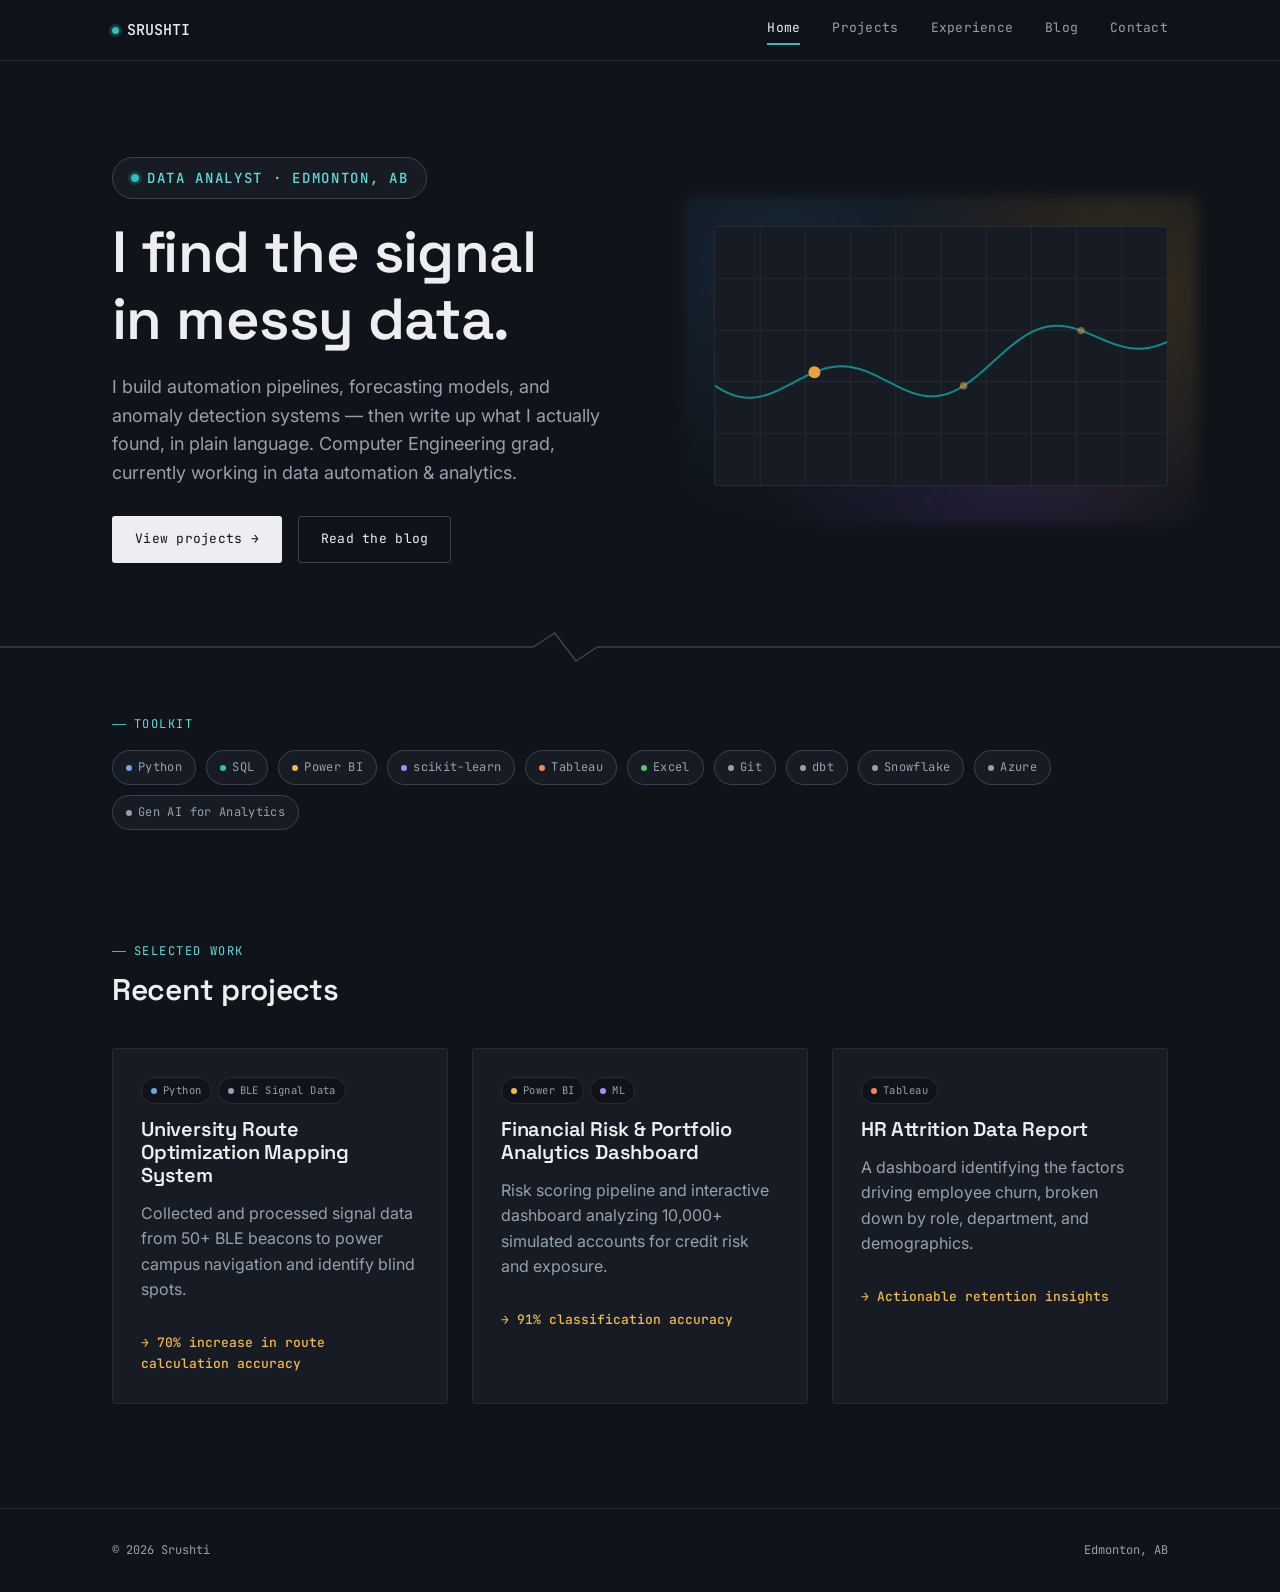
<file: index.html>
<!DOCTYPE html>
<html lang="en">
<head>
<meta charset="UTF-8">
<meta name="viewport" content="width=device-width, initial-scale=1.0">
<title>Srushti — Data Analyst</title>
<meta name="description" content="Data analyst portfolio — projects, experience, and writeups on finding signal in data.">
<link rel="preconnect" href="https://fonts.googleapis.com">
<link href="https://fonts.googleapis.com/css2?family=Space+Grotesk:wght@500;600;700&family=Inter:wght@400;500;600&family=JetBrains+Mono:wght@400;500&display=swap" rel="stylesheet">
<link rel="stylesheet" href="css/style.css">
</head>
<body>

<header class="site-nav">
  <div class="nav-inner">
    <a href="index.html" class="brand"><span class="dot"></span>SRUSHTI</a>
    <nav class="links">
      <a href="index.html" class="active">Home</a>
      <a href="projects.html">Projects</a>
      <a href="experience.html">Experience</a>
      <a href="blog.html">Blog</a>
      <a href="contact.html">Contact</a>
    </nav>
  </div>
</header>

<section class="hero">
  <div class="wrap hero-grid">
    <div>
      <span class="eyebrow">Data Analyst · Edmonton, AB</span>
      <h1>I find the signal<br>in messy data.</h1>
      <p class="lede">I build automation pipelines, forecasting models, and anomaly detection systems — then write up what I actually found, in plain language. Computer Engineering grad, currently working in data automation &amp; analytics.</p>
      <div class="hero-actions">
        <a href="projects.html" class="btn btn-primary">View projects →</a>
        <a href="blog.html" class="btn btn-ghost">Read the blog</a>
      </div>
    </div>
    <div class="hero-visual">
      <canvas id="hero-canvas"></canvas>
    </div>
  </div>
</section>

<svg class="signal-divider" viewBox="0 0 1200 40" preserveAspectRatio="none">
  <path d="M0,20 L500,20 L520,6 L540,34 L560,20 L1200,20"></path>
</svg>

<section class="tight">
  <div class="wrap">
    <span class="eyebrow">Toolkit</span>
    <div class="stack-strip" style="margin-top:16px;">
      <span class="tool-pill tag-python">Python</span>
      <span class="tool-pill tag-sql">SQL</span>
      <span class="tool-pill tag-powerbi">Power BI</span>
      <span class="tool-pill tag-ml">scikit-learn</span>
      <span class="tool-pill tag-tableau">Tableau</span>
      <span class="tool-pill tag-excel">Excel</span>
      <span class="tool-pill">Git</span>
      <span class="tool-pill">dbt</span>
      <span class="tool-pill">Snowflake</span>
      <span class="tool-pill">Azure</span>
      <span class="tool-pill">Gen AI for Analytics</span>
    </div>
  </div>
</section>

<section>
  <div class="wrap">
    <div class="section-head">
      <span class="eyebrow">Selected work</span>
      <h2>Recent projects</h2>
    </div>
    <div class="project-grid">

      <a href="projects.html#route-optimization" class="project-card">
        <div class="tags"><span class="tag-python">Python</span><span>BLE Signal Data</span></div>
        <h3>University Route Optimization Mapping System</h3>
        <p>Collected and processed signal data from 50+ BLE beacons to power campus navigation and identify blind spots.</p>
        <span class="result">→ 70% increase in route calculation accuracy</span>
      </a>

      <a href="projects.html#risk-dashboard" class="project-card">
        <div class="tags"><span class="tag-powerbi">Power BI</span><span class="tag-ml">ML</span></div>
        <h3>Financial Risk &amp; Portfolio Analytics Dashboard</h3>
        <p>Risk scoring pipeline and interactive dashboard analyzing 10,000+ simulated accounts for credit risk and exposure.</p>
        <span class="result">→ 91% classification accuracy</span>
      </a>

      <a href="projects.html#hr-attrition" class="project-card">
        <div class="tags"><span class="tag-tableau">Tableau</span></div>
        <h3>HR Attrition Data Report</h3>
        <p>A dashboard identifying the factors driving employee churn, broken down by role, department, and demographics.</p>
        <span class="result">→ Actionable retention insights</span>
      </a>

    </div>
  </div>
</section>

<footer>
  <div class="wrap">
    <span>© 2026 Srushti</span>
    <span>Edmonton, AB</span>
  </div>
</footer>

<script src="js/main.js"></script>
</body>
</html>
</file>
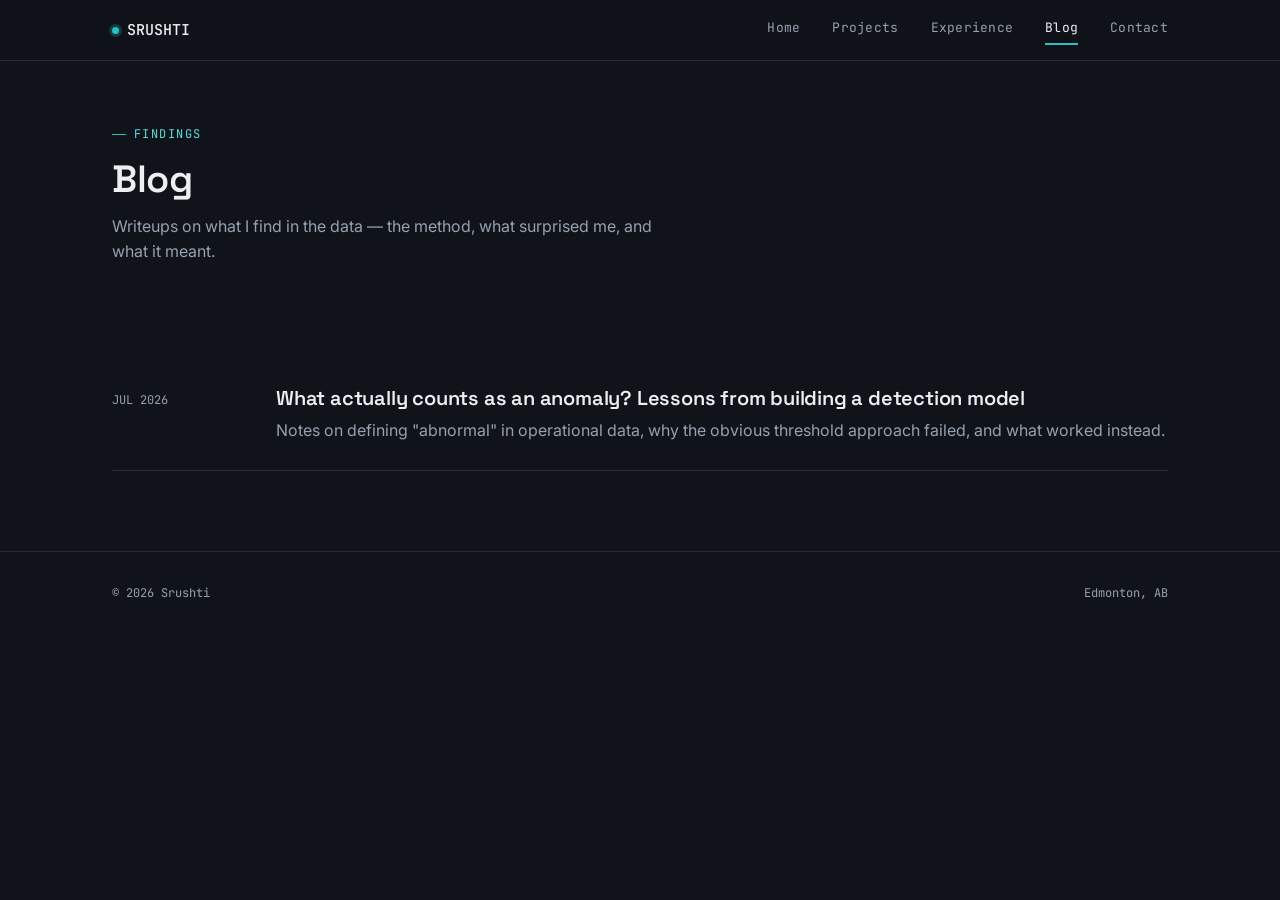
<file: blog.html>
<!DOCTYPE html>
<html lang="en">
<head>
<meta charset="UTF-8">
<meta name="viewport" content="width=device-width, initial-scale=1.0">
<title>Blog — Srushti</title>
<link rel="preconnect" href="https://fonts.googleapis.com">
<link href="https://fonts.googleapis.com/css2?family=Space+Grotesk:wght@500;600;700&family=Inter:wght@400;500;600&family=JetBrains+Mono:wght@400;500&display=swap" rel="stylesheet">
<link rel="stylesheet" href="css/style.css">
</head>
<body>

<header class="site-nav">
  <div class="nav-inner">
    <a href="index.html" class="brand"><span class="dot"></span>SRUSHTI</a>
    <nav class="links">
      <a href="index.html">Home</a>
      <a href="projects.html">Projects</a>
      <a href="experience.html">Experience</a>
      <a href="blog.html" class="active">Blog</a>
      <a href="contact.html">Contact</a>
    </nav>
  </div>
</header>

<section class="tight" style="padding-top:56px;">
  <div class="wrap">
    <span class="eyebrow">Findings</span>
    <h2 style="margin-top:14px; font-size:38px;">Blog</h2>
    <p style="max-width:56ch; margin-top:12px;">Writeups on what I find in the data — the method, what surprised me, and what it meant.</p>
  </div>
</section>

<section class="tight">
  <div class="wrap">
    <div class="post-list">

      <a href="blog/anomaly-detection-writeup.html" class="post-row">
        <span class="when">JUL 2026</span>
        <div>
          <h3>What actually counts as an anomaly? Lessons from building a detection model</h3>
          <p>Notes on defining "abnormal" in operational data, why the obvious threshold approach failed, and what worked instead.</p>
        </div>
      </a>

    </div>
  </div>
</section>

<footer>
  <div class="wrap">
    <span>© 2026 Srushti</span>
    <span>Edmonton, AB</span>
  </div>
</footer>

<script src="js/main.js"></script>
</body>
</html>
</file>
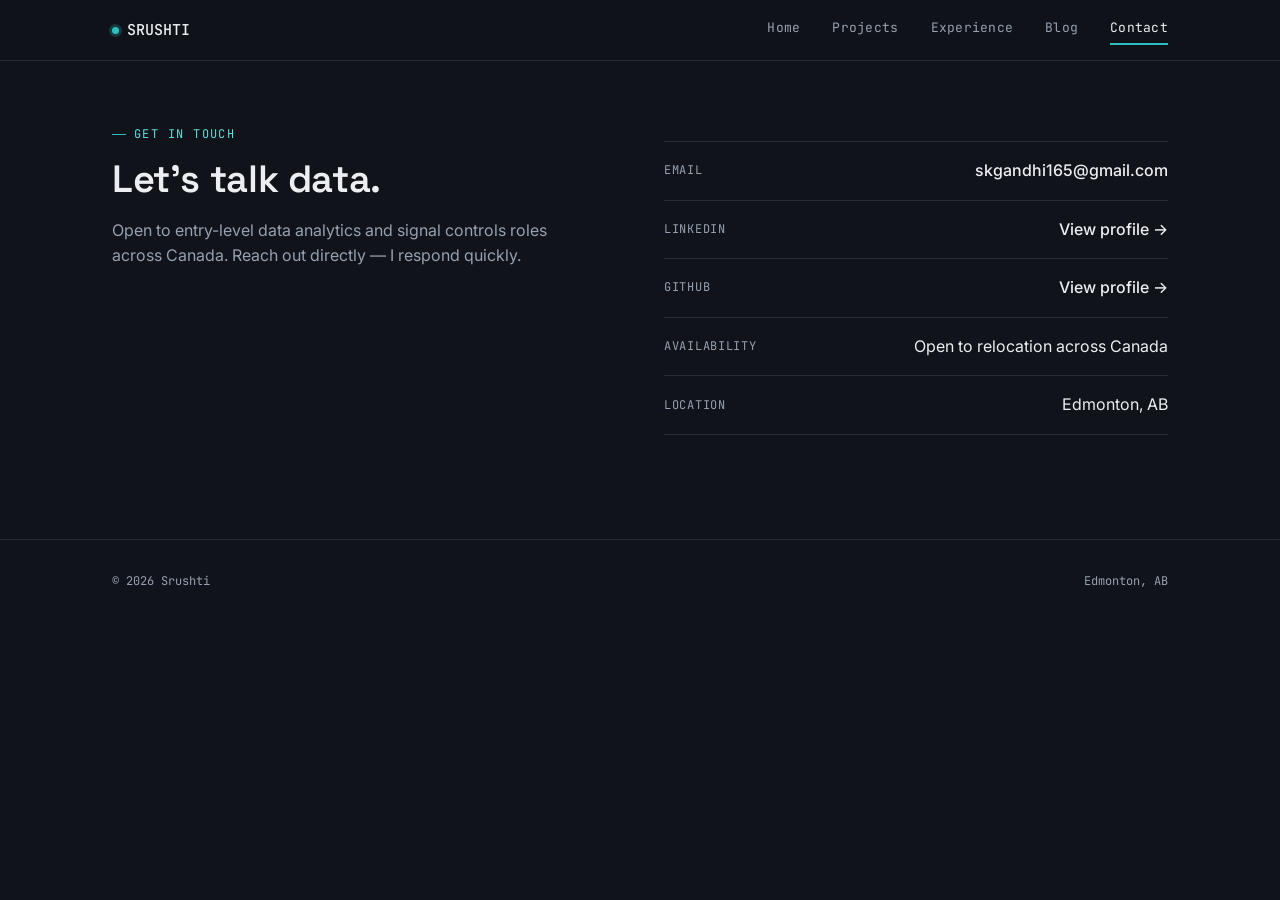
<file: contact.html>
<!DOCTYPE html>
<html lang="en">
<head>
<meta charset="UTF-8">
<meta name="viewport" content="width=device-width, initial-scale=1.0">
<title>Contact — Srushti</title>
<link rel="preconnect" href="https://fonts.googleapis.com">
<link href="https://fonts.googleapis.com/css2?family=Space+Grotesk:wght@500;600;700&family=Inter:wght@400;500;600&family=JetBrains+Mono:wght@400;500&display=swap" rel="stylesheet">
<link rel="stylesheet" href="css/style.css">
</head>
<body>

<header class="site-nav">
  <div class="nav-inner">
    <a href="index.html" class="brand"><span class="dot"></span>SRUSHTI</a>
    <nav class="links">
      <a href="index.html">Home</a>
      <a href="projects.html">Projects</a>
      <a href="experience.html">Experience</a>
      <a href="blog.html">Blog</a>
      <a href="contact.html" class="active">Contact</a>
    </nav>
  </div>
</header>

<section style="padding-top:56px;">
  <div class="wrap contact-grid">
    <div>
      <span class="eyebrow">Get in touch</span>
      <h2 style="margin-top:14px; font-size:38px;">Let's talk data.</h2>
      <p style="margin-top:16px; max-width:44ch;">Open to entry-level data analytics and signal controls roles across Canada. Reach out directly — I respond quickly.</p>
    </div>

    <ul class="contact-list">
      <li>
        <span class="label">Email</span>
        <a href="mailto:skgandhi165@gmail.com">skgandhi165@gmail.com</a>
      </li>
      <li>
        <span class="label">LinkedIn</span>
        <a href="https://www.linkedin.com/in/srushti-gandhi-7142571a3/" target="_blank" rel="noopener">View profile →</a>
      </li>
      <li>
        <span class="label">GitHub</span>
        <a href="https://github.com/skgandhi165" target="_blank" rel="noopener">View profile →</a>
      </li>
      <li>
        <span class="label">Availability</span>
        <span>Open to relocation across Canada</span>
      </li>
      <li>
        <span class="label">Location</span>
        <span>Edmonton, AB</span>
      </li>
    </ul>
  </div>
</section>

<footer>
  <div class="wrap">
    <span>© 2026 Srushti</span>
    <span>Edmonton, AB</span>
  </div>
</footer>

<script src="js/main.js"></script>
</body>
</html>
</file>
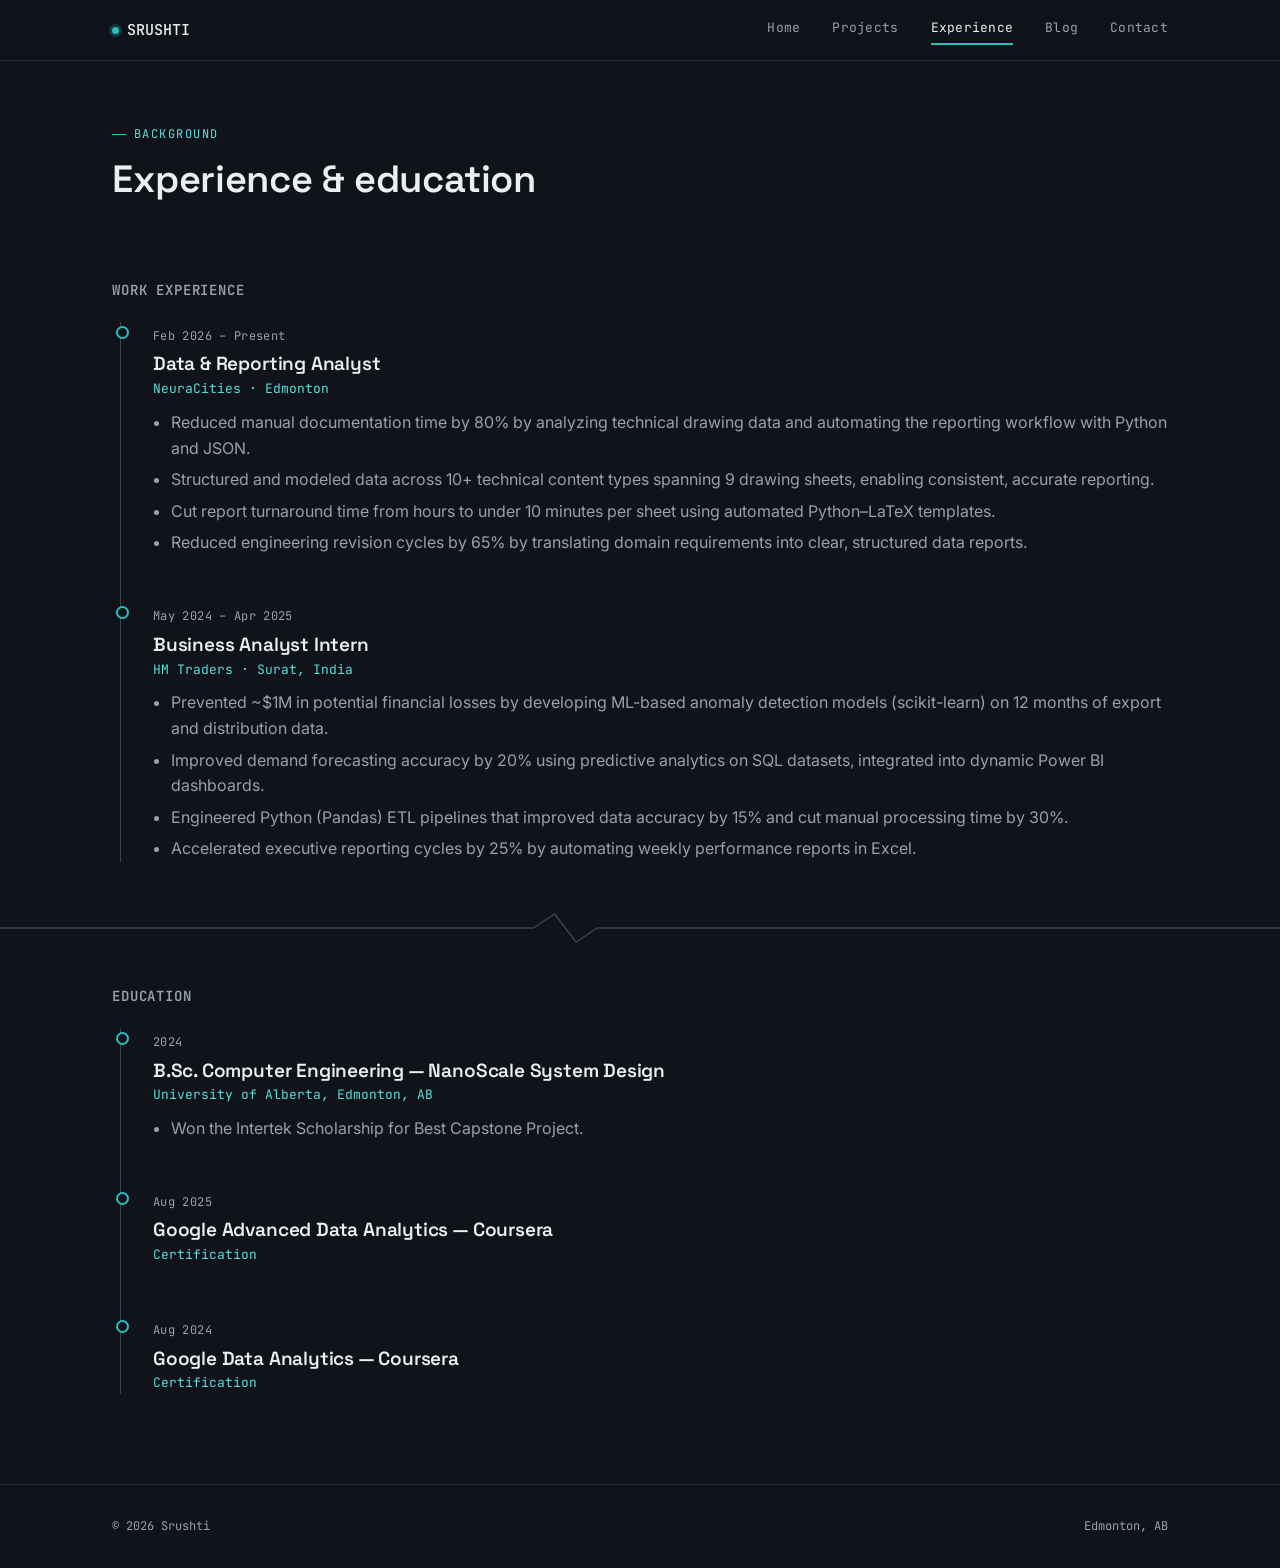
<file: experience.html>
<!DOCTYPE html>
<html lang="en">
<head>
<meta charset="UTF-8">
<meta name="viewport" content="width=device-width, initial-scale=1.0">
<title>Experience — Srushti</title>
<link rel="preconnect" href="https://fonts.googleapis.com">
<link href="https://fonts.googleapis.com/css2?family=Space+Grotesk:wght@500;600;700&family=Inter:wght@400;500;600&family=JetBrains+Mono:wght@400;500&display=swap" rel="stylesheet">
<link rel="stylesheet" href="css/style.css">
</head>
<body>

<header class="site-nav">
  <div class="nav-inner">
    <a href="index.html" class="brand"><span class="dot"></span>SRUSHTI</a>
    <nav class="links">
      <a href="index.html">Home</a>
      <a href="projects.html">Projects</a>
      <a href="experience.html" class="active">Experience</a>
      <a href="blog.html">Blog</a>
      <a href="contact.html">Contact</a>
    </nav>
  </div>
</header>

<section class="tight" style="padding-top:56px;">
  <div class="wrap">
    <span class="eyebrow">Background</span>
    <h2 style="margin-top:14px; font-size:38px;">Experience &amp; education</h2>
  </div>
</section>

<section class="tight">
  <div class="wrap">
    <h3 style="font-size:14px; font-family: var(--font-mono); letter-spacing:0.06em; text-transform:uppercase; color:var(--ink-muted); margin-bottom:24px;">Work experience</h3>
    <div class="timeline">

      <div class="timeline-item">
        <span class="when">Feb 2026 – Present</span>
        <h3>Data &amp; Reporting Analyst</h3>
        <span class="org">NeuraCities · Edmonton</span>
        <ul>
          <li>Reduced manual documentation time by 80% by analyzing technical drawing data and automating the reporting workflow with Python and JSON.</li>
          <li>Structured and modeled data across 10+ technical content types spanning 9 drawing sheets, enabling consistent, accurate reporting.</li>
          <li>Cut report turnaround time from hours to under 10 minutes per sheet using automated Python–LaTeX templates.</li>
          <li>Reduced engineering revision cycles by 65% by translating domain requirements into clear, structured data reports.</li>
        </ul>
      </div>

      <div class="timeline-item">
        <span class="when">May 2024 – Apr 2025</span>
        <h3>Business Analyst Intern</h3>
        <span class="org">HM Traders · Surat, India</span>
        <ul>
          <li>Prevented ~$1M in potential financial losses by developing ML-based anomaly detection models (scikit-learn) on 12 months of export and distribution data.</li>
          <li>Improved demand forecasting accuracy by 20% using predictive analytics on SQL datasets, integrated into dynamic Power BI dashboards.</li>
          <li>Engineered Python (Pandas) ETL pipelines that improved data accuracy by 15% and cut manual processing time by 30%.</li>
          <li>Accelerated executive reporting cycles by 25% by automating weekly performance reports in Excel.</li>
        </ul>
      </div>

    </div>
  </div>
</section>

<svg class="signal-divider" viewBox="0 0 1200 40" preserveAspectRatio="none">
  <path d="M0,20 L500,20 L520,6 L540,34 L560,20 L1200,20"></path>
</svg>

<section class="tight">
  <div class="wrap">
    <h3 style="font-size:14px; font-family: var(--font-mono); letter-spacing:0.06em; text-transform:uppercase; color:var(--ink-muted); margin-bottom:24px;">Education</h3>
    <div class="timeline">

      <div class="timeline-item">
        <span class="when">2024</span>
        <h3>B.Sc. Computer Engineering — NanoScale System Design</h3>
        <span class="org">University of Alberta, Edmonton, AB</span>
        <ul>
          <li>Won the Intertek Scholarship for Best Capstone Project.</li>
        </ul>
      </div>

      <div class="timeline-item">
        <span class="when">Aug 2025</span>
        <h3>Google Advanced Data Analytics — Coursera</h3>
        <span class="org">Certification</span>
      </div>

      <div class="timeline-item">
        <span class="when">Aug 2024</span>
        <h3>Google Data Analytics — Coursera</h3>
        <span class="org">Certification</span>
      </div>

    </div>
  </div>
</section>

<footer>
  <div class="wrap">
    <span>© 2026 Srushti</span>
    <span>Edmonton, AB</span>
  </div>
</footer>

<script src="js/main.js"></script>
</body>
</html>
</file>
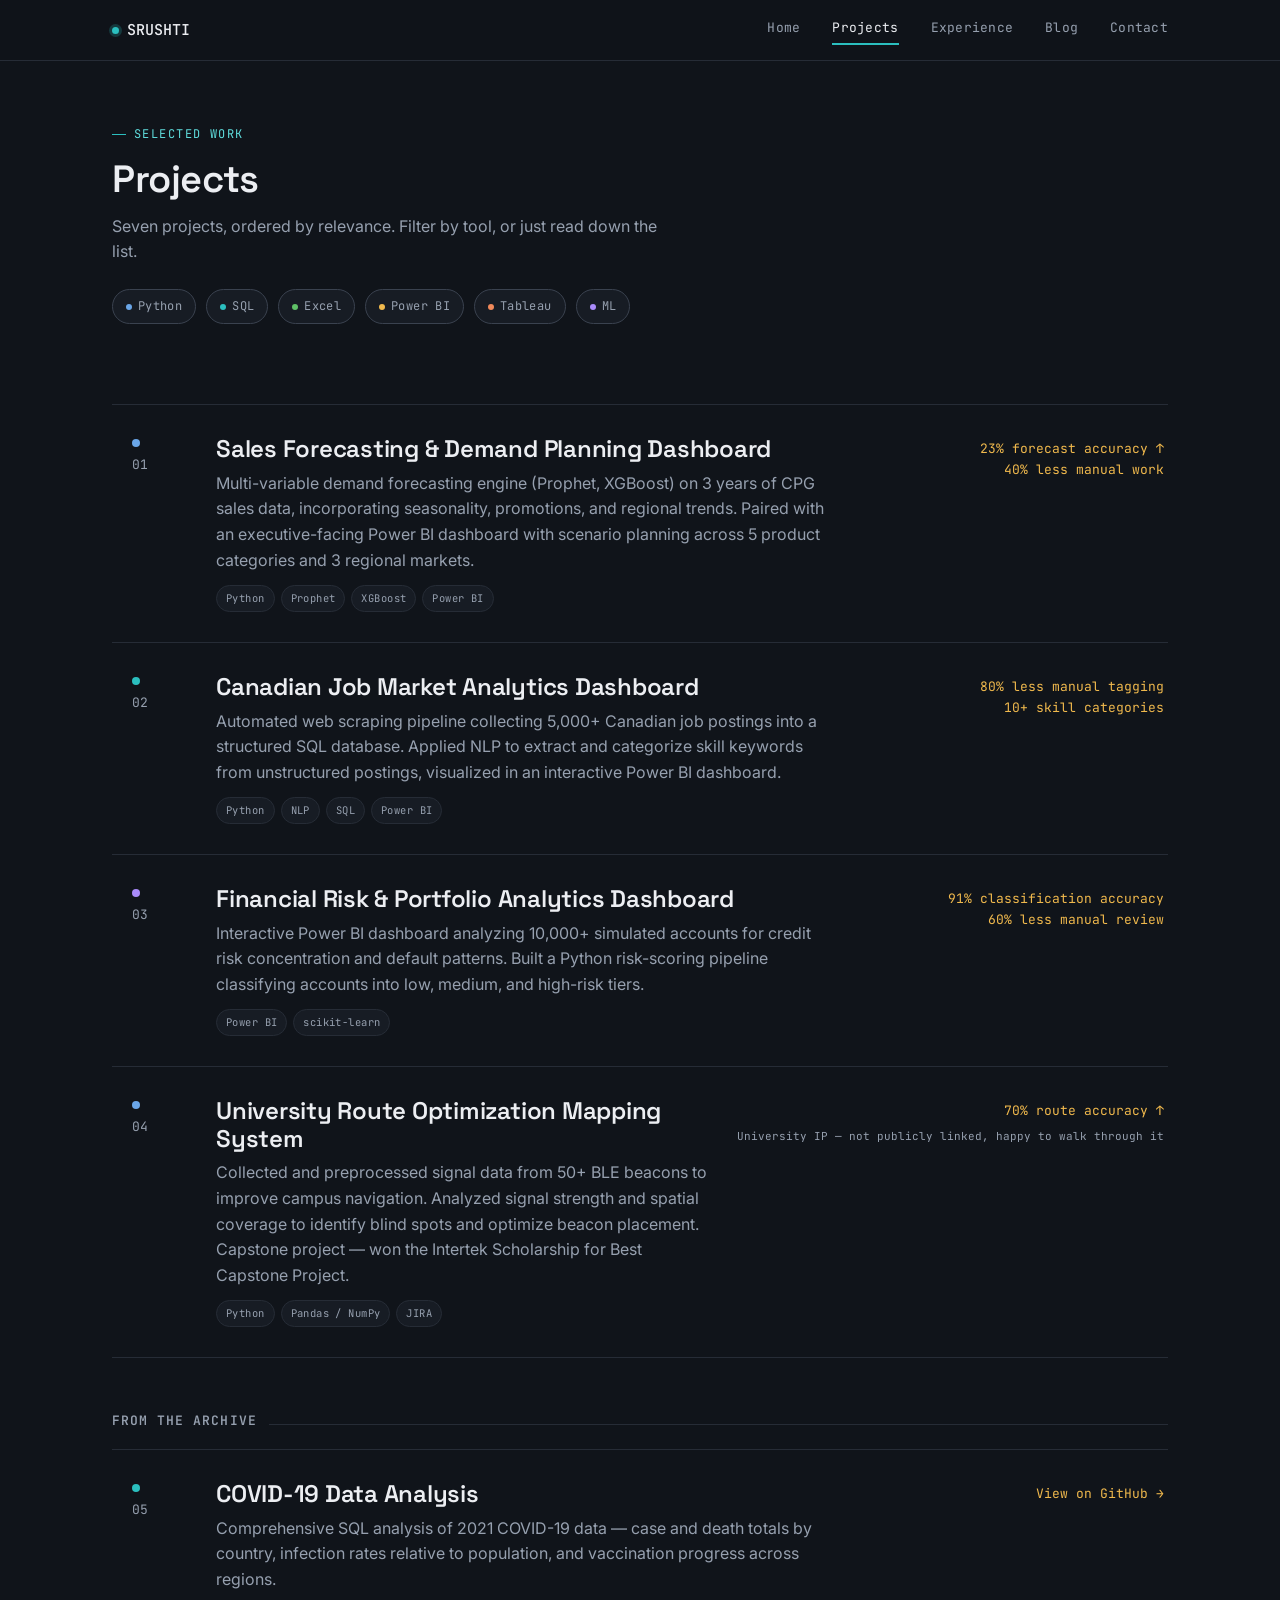
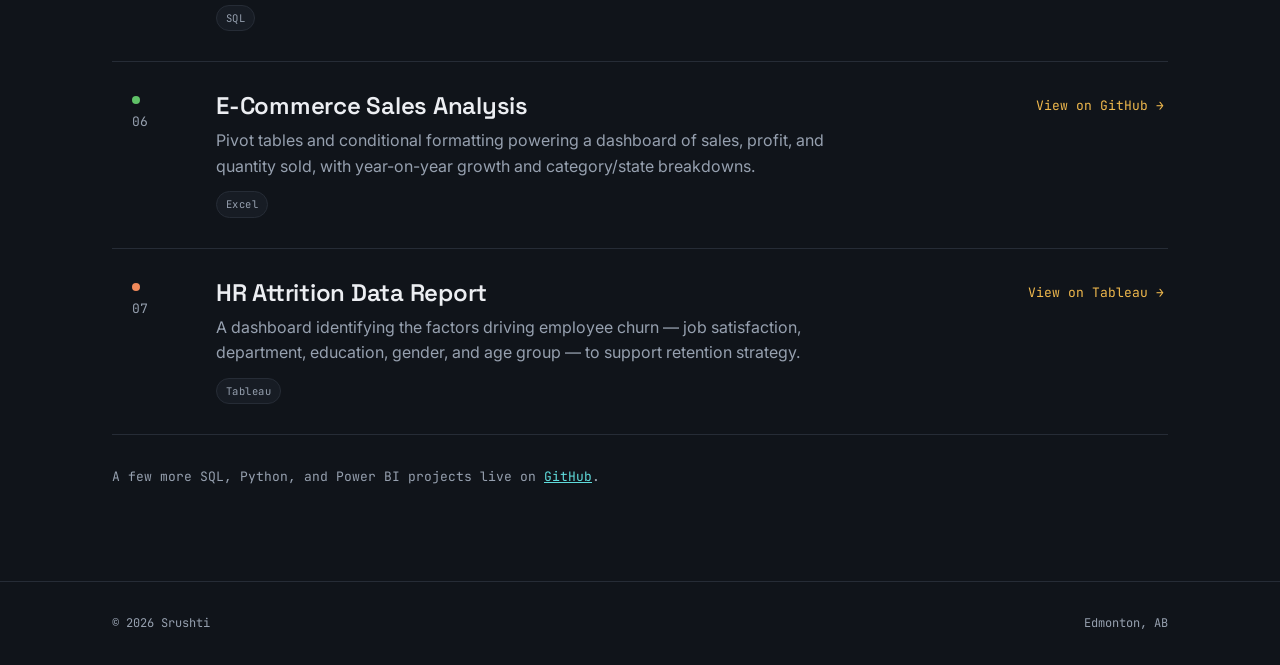
<file: projects.html>
<!DOCTYPE html>
<html lang="en">
<head>
<meta charset="UTF-8">
<meta name="viewport" content="width=device-width, initial-scale=1.0">
<title>Projects — Srushti</title>
<link rel="preconnect" href="https://fonts.googleapis.com">
<link href="https://fonts.googleapis.com/css2?family=Space+Grotesk:wght@500;600;700&family=Inter:wght@400;500;600&family=JetBrains+Mono:wght@400;500&display=swap" rel="stylesheet">
<link rel="stylesheet" href="css/style.css">
</head>
<body>

<header class="site-nav">
  <div class="nav-inner">
    <a href="index.html" class="brand"><span class="dot"></span>SRUSHTI</a>
    <nav class="links">
      <a href="index.html">Home</a>
      <a href="projects.html" class="active">Projects</a>
      <a href="experience.html">Experience</a>
      <a href="blog.html">Blog</a>
      <a href="contact.html">Contact</a>
    </nav>
  </div>
</header>

<section class="tight" style="padding-top:56px;">
  <div class="wrap">
    <span class="eyebrow">Selected work</span>
    <h2 style="margin-top:14px; font-size:38px;">Projects</h2>
    <p style="max-width:56ch; margin-top:12px;">Seven projects, ordered by relevance. Filter by tool, or just read down the list.</p>

    <div class="stack-strip" data-filter-bar style="margin-top:24px;">
      <span class="tool-pill filterable tag-python" data-tool="python">Python</span>
      <span class="tool-pill filterable tag-sql" data-tool="sql">SQL</span>
      <span class="tool-pill filterable tag-excel" data-tool="excel">Excel</span>
      <span class="tool-pill filterable tag-powerbi" data-tool="power bi">Power BI</span>
      <span class="tool-pill filterable tag-tableau" data-tool="tableau">Tableau</span>
      <span class="tool-pill filterable tag-ml" data-tool="ml">ML</span>
    </div>
  </div>
</section>

<section class="tight">
  <div class="wrap">

    <div class="project-index">

      <a href="PASTE_LINK_HERE" class="project-row" style="--tool-color: var(--c-python);" data-tools="python power bi">
        <div class="idx"><span class="dot"></span>01</div>
        <div>
          <h3>Sales Forecasting &amp; Demand Planning Dashboard</h3>
          <p>Multi-variable demand forecasting engine (Prophet, XGBoost) on 3 years of CPG sales data, incorporating seasonality, promotions, and regional trends. Paired with an executive-facing Power BI dashboard with scenario planning across 5 product categories and 3 regional markets.</p>
          <div class="tags"><span>Python</span><span>Prophet</span><span>XGBoost</span><span>Power BI</span></div>
        </div>
        <div class="side"><span class="result">23% forecast accuracy ↑</span><span class="result">40% less manual work</span></div>
      </a>

      <a href="PASTE_LINK_HERE" class="project-row" style="--tool-color: var(--c-sql);" data-tools="python sql power bi">
        <div class="idx"><span class="dot"></span>02</div>
        <div>
          <h3>Canadian Job Market Analytics Dashboard</h3>
          <p>Automated web scraping pipeline collecting 5,000+ Canadian job postings into a structured SQL database. Applied NLP to extract and categorize skill keywords from unstructured postings, visualized in an interactive Power BI dashboard.</p>
          <div class="tags"><span>Python</span><span>NLP</span><span>SQL</span><span>Power BI</span></div>
        </div>
        <div class="side"><span class="result">80% less manual tagging</span><span class="result">10+ skill categories</span></div>
      </a>

      <a href="PASTE_LINK_HERE" class="project-row" style="--tool-color: var(--c-ml);" data-tools="power bi ml python">
        <div class="idx"><span class="dot"></span>03</div>
        <div>
          <h3>Financial Risk &amp; Portfolio Analytics Dashboard</h3>
          <p>Interactive Power BI dashboard analyzing 10,000+ simulated accounts for credit risk concentration and default patterns. Built a Python risk-scoring pipeline classifying accounts into low, medium, and high-risk tiers.</p>
          <div class="tags"><span>Power BI</span><span>scikit-learn</span></div>
        </div>
        <div class="side"><span class="result">91% classification accuracy</span><span class="result">60% less manual review</span></div>
      </a>

      <div class="project-row" style="--tool-color: var(--c-python);" data-tools="python">
        <div class="idx"><span class="dot"></span>04</div>
        <div>
          <h3>University Route Optimization Mapping System</h3>
          <p>Collected and preprocessed signal data from 50+ BLE beacons to improve campus navigation. Analyzed signal strength and spatial coverage to identify blind spots and optimize beacon placement. Capstone project — won the Intertek Scholarship for Best Capstone Project.</p>
          <div class="tags"><span>Python</span><span>Pandas / NumPy</span><span>JIRA</span></div>
        </div>
        <div class="side">
          <span class="result">70% route accuracy ↑</span>
          <span class="restricted-note">University IP — not publicly linked, happy to walk through it</span>
        </div>
      </div>

    </div>

    <div class="category-head"><h3>From the archive</h3><span class="line"></span></div>

    <div class="project-index">

      <a href="https://github.com/skgandhi165/Data-Analytics/blob/main/Covid_19_Data_Exploration.sql" target="_blank" rel="noopener" class="project-row" style="--tool-color: var(--c-sql);" data-tools="sql">
        <div class="idx"><span class="dot"></span>05</div>
        <div>
          <h3>COVID-19 Data Analysis</h3>
          <p>Comprehensive SQL analysis of 2021 COVID-19 data — case and death totals by country, infection rates relative to population, and vaccination progress across regions.</p>
          <div class="tags"><span>SQL</span></div>
        </div>
        <div class="side"><span class="result">View on GitHub →</span></div>
      </a>

      <a href="https://github.com/skgandhi165/Data-Analytics/blob/main/E-commerce%20Sales%20Analysis.xlsx" target="_blank" rel="noopener" class="project-row" style="--tool-color: var(--c-excel);" data-tools="excel">
        <div class="idx"><span class="dot"></span>06</div>
        <div>
          <h3>E-Commerce Sales Analysis</h3>
          <p>Pivot tables and conditional formatting powering a dashboard of sales, profit, and quantity sold, with year-on-year growth and category/state breakdowns.</p>
          <div class="tags"><span>Excel</span></div>
        </div>
        <div class="side"><span class="result">View on GitHub →</span></div>
      </a>

      <a href="https://public.tableau.com/app/profile/srushti.gandhi/viz/HRAnalysis_17228812204080/HRAnalysis" target="_blank" rel="noopener" class="project-row" style="--tool-color: var(--c-tableau);" data-tools="tableau">
        <div class="idx"><span class="dot"></span>07</div>
        <div>
          <h3>HR Attrition Data Report</h3>
          <p>A dashboard identifying the factors driving employee churn — job satisfaction, department, education, gender, and age group — to support retention strategy.</p>
          <div class="tags"><span>Tableau</span></div>
        </div>
        <div class="side"><span class="result">View on Tableau →</span></div>
      </a>

    </div>

    <p style="margin-top:32px; font-family: var(--font-mono); font-size:13px;">
      A few more SQL, Python, and Power BI projects live on <a href="https://github.com/skgandhi165/Data-Analytics" target="_blank" rel="noopener" style="color:var(--accent-ink); text-decoration:underline;">GitHub</a>.
    </p>

  </div>
</section>

<footer>
  <div class="wrap">
    <span>© 2026 Srushti</span>
    <span>Edmonton, AB</span>
  </div>
</footer>

<script src="js/main.js"></script>
</body>
</html>
</file>
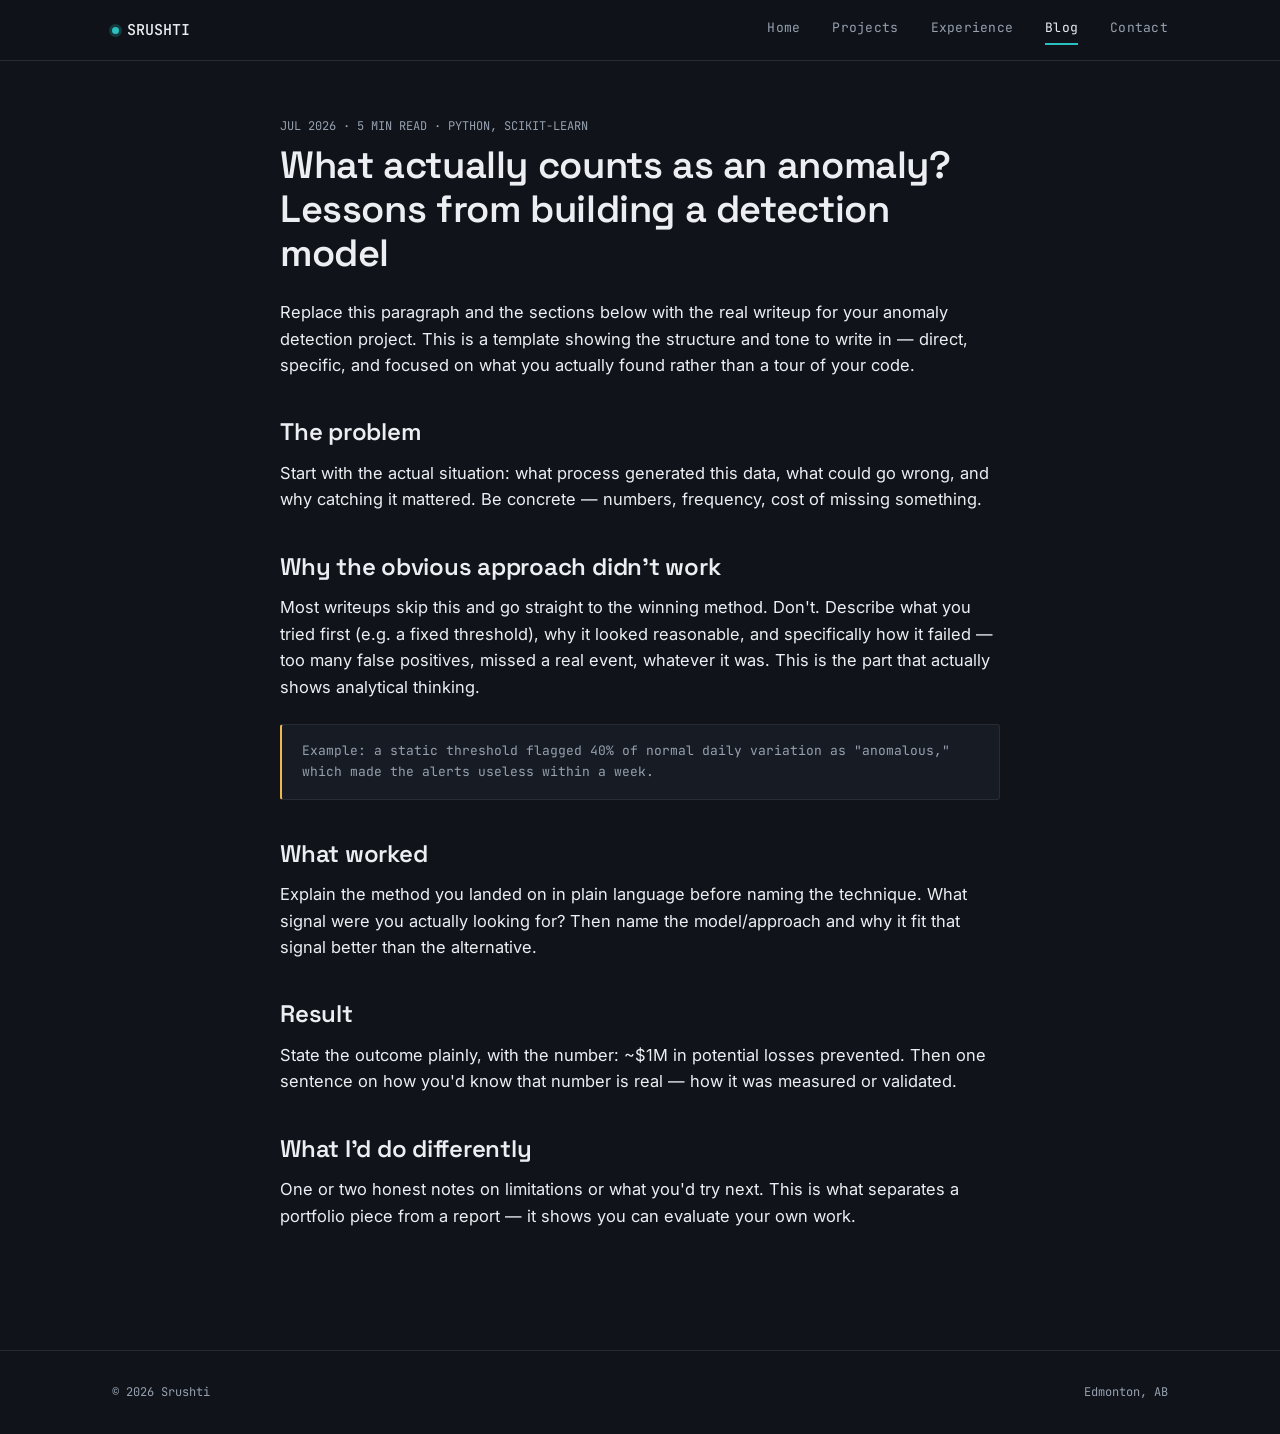
<file: blog/anomaly-detection-writeup.html>
<!DOCTYPE html>
<html lang="en">
<head>
<meta charset="UTF-8">
<meta name="viewport" content="width=device-width, initial-scale=1.0">
<title>What actually counts as an anomaly? — Srushti</title>
<link rel="preconnect" href="https://fonts.googleapis.com">
<link href="https://fonts.googleapis.com/css2?family=Space+Grotesk:wght@500;600;700&family=Inter:wght@400;500;600&family=JetBrains+Mono:wght@400;500&display=swap" rel="stylesheet">
<link rel="stylesheet" href="../css/style.css">
</head>
<body>

<header class="site-nav">
  <div class="nav-inner">
    <a href="../index.html" class="brand"><span class="dot"></span>SRUSHTI</a>
    <nav class="links">
      <a href="../index.html">Home</a>
      <a href="../projects.html">Projects</a>
      <a href="../experience.html">Experience</a>
      <a href="../blog.html" class="active">Blog</a>
      <a href="../contact.html">Contact</a>
    </nav>
  </div>
</header>

<section style="padding-top:56px;">
  <div class="wrap">
    <article class="post">
      <div class="post-meta">JUL 2026 · 5 MIN READ · PYTHON, SCIKIT-LEARN</div>
      <h1>What actually counts as an anomaly? Lessons from building a detection model</h1>

      <p>Replace this paragraph and the sections below with the real writeup for your anomaly detection project. This is a template showing the structure and tone to write in — direct, specific, and focused on what you actually found rather than a tour of your code.</p>

      <h2>The problem</h2>
      <p>Start with the actual situation: what process generated this data, what could go wrong, and why catching it mattered. Be concrete — numbers, frequency, cost of missing something.</p>

      <h2>Why the obvious approach didn't work</h2>
      <p>Most writeups skip this and go straight to the winning method. Don't. Describe what you tried first (e.g. a fixed threshold), why it looked reasonable, and specifically how it failed — too many false positives, missed a real event, whatever it was. This is the part that actually shows analytical thinking.</p>

      <div class="callout">Example: a static threshold flagged 40% of normal daily variation as "anomalous," which made the alerts useless within a week.</div>

      <h2>What worked</h2>
      <p>Explain the method you landed on in plain language before naming the technique. What signal were you actually looking for? Then name the model/approach and why it fit that signal better than the alternative.</p>

      <h2>Result</h2>
      <p>State the outcome plainly, with the number: ~$1M in potential losses prevented. Then one sentence on how you'd know that number is real — how it was measured or validated.</p>

      <h2>What I'd do differently</h2>
      <p>One or two honest notes on limitations or what you'd try next. This is what separates a portfolio piece from a report — it shows you can evaluate your own work.</p>

    </article>
  </div>
</section>

<footer>
  <div class="wrap">
    <span>© 2026 Srushti</span>
    <span>Edmonton, AB</span>
  </div>
</footer>

</body>
</html>
</file>
<file: css/style.css>
/* ============================================================
   DESIGN TOKENS
   ============================================================ */
:root {
  --bg: #10141A;
  --bg-raised: #171C24;
  --ink: #ECEEF2;
  --ink-muted: #96A0AF;
  --line: #262C36;
  --line-strong: #3A424F;
  --accent: #2BBFBF;      /* signal teal — primary interactive */
  --accent-ink: #5FDCDC;
  --amber: #F0B94D;       /* data highlight — used sparingly */

  /* tool identity colors — small color-coded markers on tags/pills */
  --c-python: #6AA6E8;
  --c-sql: #2BBFBF;
  --c-excel: #5FC167;
  --c-powerbi: #F0B94D;
  --c-tableau: #F0895A;
  --c-ml: #A98BFA;

  --font-display: 'Space Grotesk', sans-serif;
  --font-body: 'Inter', sans-serif;
  --font-mono: 'JetBrains Mono', monospace;

  --max-w: 1120px;
  --radius: 3px;
}

* { box-sizing: border-box; }
html { scroll-behavior: smooth; }

@media (prefers-reduced-motion: reduce) {
  html { scroll-behavior: auto; }
  * { animation-duration: 0.01ms !important; animation-iteration-count: 1 !important; transition-duration: 0.01ms !important; }
}

body {
  margin: 0;
  background: var(--bg);
  color: var(--ink);
  font-family: var(--font-body);
  font-size: 16px;
  line-height: 1.6;
  -webkit-font-smoothing: antialiased;
}

a { color: inherit; }

.wrap {
  max-width: var(--max-w);
  margin: 0 auto;
  padding: 0 32px;
}

h1, h2, h3, h4 {
  font-family: var(--font-display);
  font-weight: 600;
  line-height: 1.15;
  margin: 0;
  letter-spacing: -0.01em;
}

.eyebrow {
  font-family: var(--font-mono);
  font-size: 12px;
  letter-spacing: 0.12em;
  text-transform: uppercase;
  color: var(--accent-ink);
  display: inline-flex;
  align-items: center;
  gap: 8px;
}

.eyebrow::before {
  content: '';
  width: 14px;
  height: 1px;
  background: var(--accent);
  display: inline-block;
}

p { margin: 0 0 1em; color: var(--ink-muted); }

/* ============================================================
   NAV
   ============================================================ */
header.site-nav {
  position: sticky;
  top: 0;
  z-index: 100;
  background: rgba(16, 20, 26, 0.82);
  backdrop-filter: blur(8px);
  border-bottom: 1px solid var(--line);
}

.nav-inner {
  max-width: var(--max-w);
  margin: 0 auto;
  padding: 18px 32px;
  display: flex;
  align-items: center;
  justify-content: space-between;
}

.brand {
  font-family: var(--font-mono);
  font-weight: 500;
  font-size: 15px;
  text-decoration: none;
  color: var(--ink);
  display: flex;
  align-items: center;
  gap: 8px;
}

.brand .dot {
  width: 7px;
  height: 7px;
  border-radius: 50%;
  background: var(--accent);
  box-shadow: 0 0 0 3px rgba(43,191,191,0.22);
}

nav.links {
  display: flex;
  gap: 32px;
  font-family: var(--font-mono);
  font-size: 13px;
  letter-spacing: 0.02em;
}

nav.links a {
  text-decoration: none;
  color: var(--ink-muted);
  position: relative;
  padding-bottom: 3px;
  transition: color 0.2s ease;
}

nav.links a:hover, nav.links a.active { color: var(--ink); }

nav.links a.active::after {
  content: '';
  position: absolute;
  left: 0; bottom: -3px;
  width: 100%;
  height: 2px;
  background: var(--accent);
}

.nav-toggle { display: none; }

@media (max-width: 720px) {
  nav.links { display: none; }
}

/* ============================================================
   SIGNAL DIVIDER — signature motif
   ============================================================ */
.signal-divider {
  width: 100%;
  height: 40px;
  margin: 0;
  display: block;
}

.signal-divider path {
  fill: none;
  stroke: var(--line-strong);
  stroke-width: 1.4;
}

/* ============================================================
   HERO
   ============================================================ */
.hero {
  padding: 96px 0 64px;
}

.hero-grid {
  display: grid;
  grid-template-columns: 1.1fr 0.9fr;
  gap: 48px;
  align-items: center;
}

.hero .eyebrow {
  font-size: 14px;
  font-weight: 500;
  padding: 9px 18px;
  border: 1px solid var(--line-strong);
  border-radius: 999px;
  background: var(--bg-raised);
  color: var(--accent-ink);
}

.hero .eyebrow::before {
  width: 8px;
  height: 8px;
  border-radius: 50%;
  background: var(--accent);
  box-shadow: 0 0 0 3px rgba(43,191,191,0.18);
}

.hero h1 {
  font-size: clamp(36px, 5vw, 58px);
  margin: 20px 0 20px;
}

.hero .lede {
  font-size: 18px;
  max-width: 46ch;
  color: var(--ink-muted);
}

.hero-actions {
  display: flex;
  gap: 16px;
  margin-top: 28px;
}

#hero-canvas {
  width: 100%;
  height: 260px;
  border: 1px solid var(--line);
  background: var(--bg-raised);
  border-radius: var(--radius);
}

@media (max-width: 860px) {
  .hero-grid { grid-template-columns: 1fr; }
}

/* ============================================================
   BUTTONS
   ============================================================ */
.btn {
  font-family: var(--font-mono);
  font-size: 13px;
  letter-spacing: 0.02em;
  padding: 12px 22px;
  border-radius: var(--radius);
  text-decoration: none;
  display: inline-flex;
  align-items: center;
  gap: 8px;
  transition: all 0.2s ease;
  border: 1px solid transparent;
}

.btn-primary {
  background: var(--ink);
  color: var(--bg);
}
.btn-primary:hover { background: var(--accent-ink); }

.btn-ghost {
  border-color: var(--line-strong);
  color: var(--ink);
}
.btn-ghost:hover { border-color: var(--ink); }

/* ============================================================
   SECTIONS
   ============================================================ */
section { padding: 64px 0; }
section.tight { padding: 40px 0; }

.section-head {
  margin-bottom: 40px;
}

.section-head h2 {
  font-size: 30px;
  margin-top: 12px;
}

/* ============================================================
   STACK / TOOLS STRIP
   ============================================================ */
.stack-strip {
  display: flex;
  flex-wrap: wrap;
  gap: 10px;
}

.tool-pill {
  font-family: var(--font-mono);
  font-size: 12px;
  letter-spacing: 0.03em;
  padding: 7px 13px;
  border: 1px solid var(--line-strong);
  border-radius: 999px;
  color: var(--ink-muted);
  background: var(--bg-raised);
  cursor: default;
  transition: all 0.2s ease;
}

.tool-pill.filterable {
  cursor: pointer;
}

.tool-pill.filterable:hover,
.tool-pill.active {
  border-color: var(--accent);
  color: var(--accent-ink);
  background: rgba(43,191,191,0.10);
}

/* color-coded tool markers — a small dot identifies the tool at a glance */
.tool-pill::before,
.project-card .tags span::before {
  content: '';
  display: inline-block;
  width: 6px;
  height: 6px;
  border-radius: 50%;
  margin-right: 6px;
  vertical-align: middle;
  background: var(--ink-muted);
}
.tag-python::before, [data-tool="python"]::before { background: var(--c-python) !important; }
.tag-sql::before, [data-tool="sql"]::before { background: var(--c-sql) !important; }
.tag-excel::before, [data-tool="excel"]::before { background: var(--c-excel) !important; }
.tag-powerbi::before, [data-tool="power bi"]::before { background: var(--c-powerbi) !important; }
.tag-tableau::before, [data-tool="tableau"]::before { background: var(--c-tableau) !important; }
.tag-ml::before, [data-tool="ml"]::before { background: var(--c-ml) !important; }

/* hero glow — soft multi-color gradient for visual warmth behind the canvas */
.hero-visual {
  position: relative;
}
.hero-visual::before {
  content: '';
  position: absolute;
  inset: -30px;
  background:
    radial-gradient(circle at 20% 20%, rgba(59,127,196,0.16), transparent 55%),
    radial-gradient(circle at 85% 30%, rgba(232,163,61,0.18), transparent 50%),
    radial-gradient(circle at 60% 85%, rgba(139,92,246,0.14), transparent 55%);
  filter: blur(6px);
  z-index: 0;
  border-radius: 12px;
}
.hero-visual canvas { position: relative; z-index: 1; }

/* ============================================================
   PROJECT CARDS
   ============================================================ */
.project-grid {
  display: grid;
  grid-template-columns: repeat(auto-fit, minmax(300px, 1fr));
  gap: 24px;
}

.project-grid.compact {
  grid-template-columns: repeat(auto-fit, minmax(260px, 1fr));
  gap: 20px;
}

.category-head {
  display: flex;
  align-items: baseline;
  gap: 12px;
  margin: 56px 0 20px;
}

.category-head:first-child { margin-top: 0; }

.category-head h3 {
  font-size: 13px;
  font-family: var(--font-mono);
  letter-spacing: 0.08em;
  text-transform: uppercase;
  color: var(--ink-muted);
}

.category-head .line {
  flex: 1;
  height: 1px;
  background: var(--line);
}

/* ============================================================
   PROJECT INDEX — editorial row layout (no imagery)
   ============================================================ */
.project-index {
  display: flex;
  flex-direction: column;
}

.project-row {
  display: grid;
  grid-template-columns: 56px 1fr auto;
  align-items: start;
  gap: 28px;
  padding: 30px 4px 30px 20px;
  border-top: 1px solid var(--line);
  text-decoration: none;
  color: var(--ink);
  position: relative;
  transition: padding-left 0.25s ease, background 0.25s ease;
}

.project-index .project-row:last-child { border-bottom: 1px solid var(--line); }

.project-row::before {
  content: '';
  position: absolute;
  left: 0; top: 0; bottom: 0;
  width: 3px;
  background: var(--tool-color, var(--ink-muted));
  transform: scaleY(0);
  transform-origin: top;
  transition: transform 0.3s ease;
}

a.project-row:hover::before { transform: scaleY(1); }
a.project-row:hover { padding-left: 26px; background: rgba(255,255,255,0.025); }

.project-row .idx {
  font-family: var(--font-mono);
  font-size: 13px;
  color: var(--ink-muted);
  padding-top: 4px;
}

.project-row .idx .dot {
  width: 8px; height: 8px;
  border-radius: 50%;
  display: block;
  margin-bottom: 8px;
  background: var(--tool-color, var(--ink-muted));
}

.project-row h3 {
  font-size: 24px;
  margin-bottom: 8px;
}

.project-row p {
  margin: 0;
  max-width: 62ch;
}

.project-row .tags {
  display: flex;
  flex-wrap: wrap;
  gap: 6px;
  margin-top: 12px;
}

.project-row .tags span {
  font-family: var(--font-mono);
  font-size: 10.5px;
  letter-spacing: 0.04em;
  padding: 4px 9px;
  background: var(--bg-raised);
  border: 1px solid var(--line);
  border-radius: 999px;
  color: var(--ink-muted);
}

.project-row .side {
  text-align: right;
  padding-top: 4px;
}

.project-row .result {
  font-family: var(--font-mono);
  font-size: 13px;
  color: var(--amber);
  white-space: nowrap;
  display: block;
}

.project-row .restricted-note {
  font-family: var(--font-mono);
  font-size: 11px;
  color: var(--ink-muted);
  white-space: nowrap;
  margin-top: 6px;
  display: block;
}

@media (max-width: 640px) {
  .project-row {
    grid-template-columns: 1fr;
    gap: 10px;
    padding-left: 4px;
  }
  .project-row .idx { display: flex; align-items: center; gap: 8px; }
  .project-row .idx .dot { margin-bottom: 0; }
  .project-row .side { text-align: left; }
  a.project-row:hover { padding-left: 4px; }
}

.project-card {
  background: var(--bg-raised);
  border: 1px solid var(--line);
  border-radius: var(--radius);
  padding: 28px;
  display: flex;
  flex-direction: column;
  gap: 14px;
  position: relative;
  overflow: hidden;
  transition: transform 0.25s ease, border-color 0.25s ease, box-shadow 0.25s ease;
  text-decoration: none;
  color: var(--ink);
}

.project-card::before {
  content: '';
  position: absolute;
  top: 0; left: 0;
  width: 100%;
  height: 2px;
  background: var(--accent);
  transform: scaleX(0);
  transform-origin: left;
  transition: transform 0.3s ease;
}

.project-card:hover {
  transform: translateY(-3px);
  border-color: var(--line-strong);
  box-shadow: 0 12px 28px rgba(0,0,0,0.35);
}

.project-card:hover::before { transform: scaleX(1); }

.project-card .thumb {
  width: 100%;
  height: 150px;
  object-fit: cover;
  border-radius: var(--radius);
  border: 1px solid var(--line);
  margin-bottom: 4px;
  background: var(--bg);
}

/* signal-signature card art — replaces photos with an abstract waveform
   tinted to the project's primary tool color, echoing the hero motif */
.thumb-art {
  width: 100%;
  height: 150px;
  border-radius: var(--radius);
  border: 1px solid var(--line);
  margin-bottom: 4px;
  background-color: var(--bg);
  background-image: radial-gradient(circle, var(--line) 1px, transparent 1px);
  background-size: 16px 16px;
  background-position: -4px -4px;
  display: flex;
  align-items: center;
  justify-content: center;
  overflow: hidden;
}

.thumb-art svg { width: 92px; height: 92px; display: block; margin: auto; }

.thumb-art.tag-python { color: var(--c-python); }
.thumb-art.tag-sql { color: var(--c-sql); }
.thumb-art.tag-excel { color: var(--c-excel); }
.thumb-art.tag-powerbi { color: var(--c-powerbi); }
.thumb-art.tag-tableau { color: var(--c-tableau); }
.thumb-art.tag-ml { color: var(--c-ml); }

.project-card .tags {
  display: flex;
  flex-wrap: wrap;
  gap: 6px;
}

.project-card .tags span {
  font-family: var(--font-mono);
  font-size: 10.5px;
  letter-spacing: 0.04em;
  padding: 4px 9px;
  background: var(--bg);
  border: 1px solid var(--line);
  border-radius: 999px;
  color: var(--ink-muted);
}

.project-card h3 {
  font-size: 20px;
}

.project-card .result {
  font-family: var(--font-mono);
  font-size: 13px;
  color: var(--amber);
  font-weight: 500;
}

.project-card.placeholder {
  border-style: dashed;
  color: var(--ink-muted);
  justify-content: center;
  align-items: flex-start;
  min-height: 200px;
}

.project-card.placeholder .eyebrow { color: var(--ink-muted); }
.project-card.placeholder .eyebrow::before { background: var(--line-strong); }

/* ============================================================
   TIMELINE (experience / education)
   ============================================================ */
.timeline {
  position: relative;
  margin-left: 8px;
  border-left: 1px solid var(--line-strong);
  padding-left: 32px;
}

.timeline-item {
  position: relative;
  padding-bottom: 40px;
}

.timeline-item:last-child { padding-bottom: 0; }

.timeline-item::before {
  content: '';
  position: absolute;
  left: -37px;
  top: 4px;
  width: 9px;
  height: 9px;
  border-radius: 50%;
  background: var(--bg);
  border: 2px solid var(--accent);
}

.timeline-item .when {
  font-family: var(--font-mono);
  font-size: 12px;
  color: var(--ink-muted);
  letter-spacing: 0.03em;
}

.timeline-item h3 {
  font-size: 19px;
  margin: 6px 0 4px;
}

.timeline-item .org {
  font-family: var(--font-mono);
  font-size: 13px;
  color: var(--accent-ink);
  margin-bottom: 10px;
  display: block;
}

.timeline-item ul {
  margin: 10px 0 0;
  padding-left: 18px;
  color: var(--ink-muted);
}

.timeline-item li { margin-bottom: 6px; }

/* ============================================================
   BLOG
   ============================================================ */
.post-list { display: flex; flex-direction: column; }

.post-row {
  display: grid;
  grid-template-columns: 140px 1fr;
  gap: 24px;
  padding: 26px 0;
  border-bottom: 1px solid var(--line);
  text-decoration: none;
  color: var(--ink);
  transition: opacity 0.2s ease;
}

.post-row:hover { opacity: 0.7; }

.post-row .when {
  font-family: var(--font-mono);
  font-size: 12px;
  color: var(--ink-muted);
  padding-top: 4px;
}

.post-row h3 { font-size: 20px; margin-bottom: 8px; }
.post-row p { margin: 0; }

article.post {
  max-width: 720px;
  margin: 0 auto;
}

article.post .post-meta {
  font-family: var(--font-mono);
  font-size: 12px;
  color: var(--ink-muted);
  margin-bottom: 8px;
}

article.post h1 { font-size: 38px; margin-bottom: 24px; }
article.post h2 { font-size: 24px; margin: 40px 0 14px; }
article.post p { color: var(--ink); font-size: 16.5px; }
article.post ul, article.post ol { color: var(--ink); padding-left: 20px; }
article.post li { margin-bottom: 8px; }

article.post blockquote {
  border-left: 2px solid var(--accent);
  margin: 24px 0;
  padding: 4px 0 4px 20px;
  color: var(--ink-muted);
  font-style: italic;
}

article.post .callout {
  background: var(--bg-raised);
  border: 1px solid var(--line);
  border-left: 2px solid var(--amber);
  padding: 16px 20px;
  border-radius: var(--radius);
  font-family: var(--font-mono);
  font-size: 13px;
  color: var(--ink-muted);
  margin: 24px 0;
}

/* ============================================================
   CONTACT
   ============================================================ */
.contact-grid {
  display: grid;
  grid-template-columns: 1fr 1fr;
  gap: 48px;
}

.contact-list { list-style: none; padding: 0; margin: 24px 0 0; }

.contact-list li {
  border-top: 1px solid var(--line);
  padding: 16px 0;
  display: flex;
  justify-content: space-between;
  align-items: center;
}

.contact-list li:last-child { border-bottom: 1px solid var(--line); }

.contact-list .label {
  font-family: var(--font-mono);
  font-size: 12px;
  color: var(--ink-muted);
  text-transform: uppercase;
  letter-spacing: 0.06em;
}

.contact-list a { text-decoration: none; font-weight: 500; }
.contact-list a:hover { color: var(--accent-ink); }

@media (max-width: 720px) {
  .contact-grid { grid-template-columns: 1fr; }
}

/* ============================================================
   FOOTER
   ============================================================ */
footer {
  border-top: 1px solid var(--line);
  padding: 32px 0;
  margin-top: 40px;
}

footer .wrap {
  display: flex;
  justify-content: space-between;
  align-items: center;
  font-family: var(--font-mono);
  font-size: 12px;
  color: var(--ink-muted);
}

@media (max-width: 600px) {
  footer .wrap { flex-direction: column; gap: 8px; text-align: center; }
  .hero { padding: 64px 0 40px; }
  .wrap { padding: 0 20px; }
}
</file>
